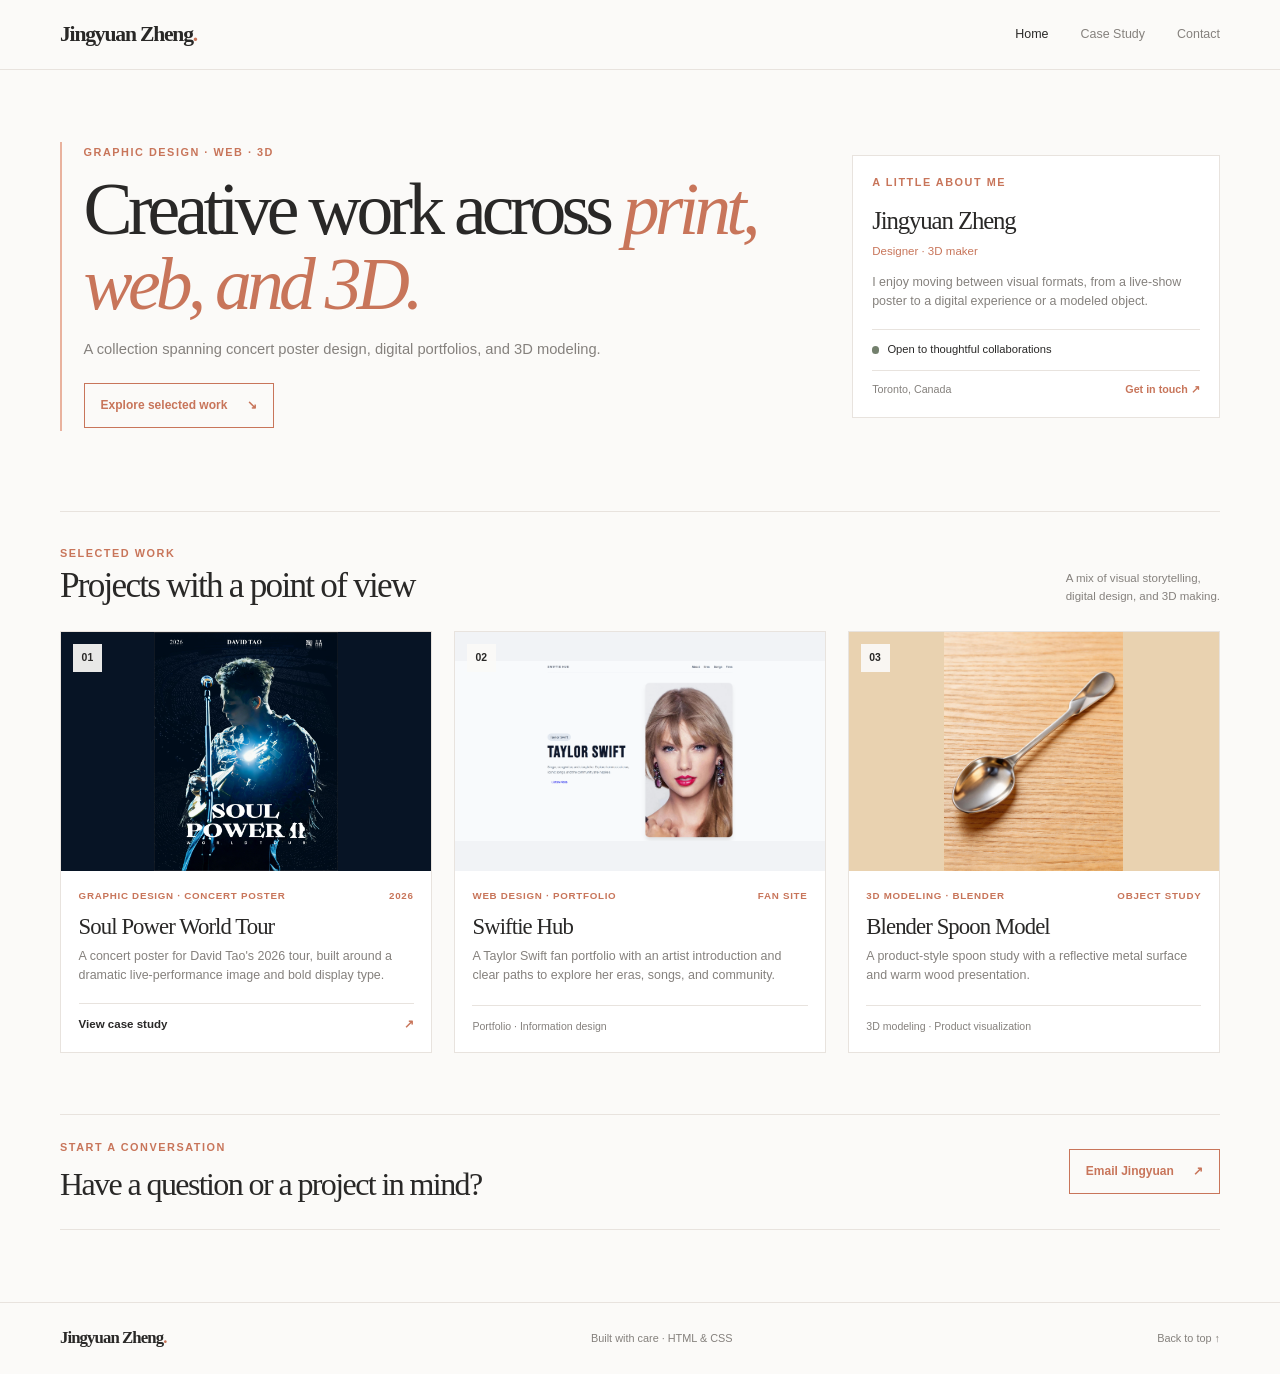
<file: index.html>
<!doctype html>
<html lang="en">
  <head>
    <meta charset="UTF-8" />
    <meta name="viewport" content="width=device-width, initial-scale=1.0" />
    <meta name="description" content="Selected poster, web portfolio, and 3D modeling work by Jingyuan Zheng." />
    <title>Jingyuan Zheng — Creative Portfolio</title>
    <link rel="stylesheet" href="css/style.css" />
  </head>
  <body>
    <a class="skip-link" href="#main">Skip to content</a>
    <header class="site-header">
      <div class="header-inner">
        <a class="wordmark" href="index.html">Jingyuan Zheng<span>.</span></a>
        <nav class="site-nav" aria-label="Main navigation">
          <a href="index.html" aria-current="page">Home</a>
          <a href="detail.html">Case Study</a>
          <a href="index.html#contact">Contact</a>
        </nav>
      </div>
    </header>

    <main id="main" class="page-shell">
      <section class="hero-grid" id="top" aria-labelledby="hero-title">
        <div class="hero-copy">
          <p class="eyebrow">Graphic design · Web · 3D</p>
          <h1 id="hero-title">Creative work across <em>print, web, and 3D.</em></h1>
          <p class="hero-intro">A collection spanning concert poster design, digital portfolios, and 3D modeling.</p>
          <a class="button-link" href="#projects">Explore selected work <span aria-hidden="true">↘</span></a>
        </div>

        <aside class="profile-note" aria-labelledby="profile-heading">
          <p class="eyebrow">A little about me</p>
          <h2 id="profile-heading">Jingyuan Zheng</h2>
          <p class="profile-role">Designer · 3D maker</p>
          <p class="profile-copy">I enjoy moving between visual formats, from a live-show poster to a digital experience or a modeled object.</p>
          <div class="availability">Open to thoughtful collaborations</div>
          <div class="quick-links">
            <span>Toronto, Canada</span>
            <a href="mailto:jingyuan.zheng@mail.utoronto.ca">Get in touch <span aria-hidden="true">↗</span></a>
          </div>
        </aside>
      </section>

      <section class="projects-section" id="projects" aria-labelledby="projects-heading">
        <div class="section-heading">
          <div>
            <p class="eyebrow">Selected work</p>
            <h2 id="projects-heading">Projects with a point of view</h2>
          </div>
          <p class="section-note">A mix of visual storytelling,<br />digital design, and 3D making.</p>
        </div>

        <div class="project-grid">
          <article class="project-card">
            <a class="project-art poster-art" href="detail.html" aria-label="Read the Soul Power World Tour poster case study">
              <img src="assets/soul-power-poster.jpg" alt="Portrait concert poster for David Tao's 2026 Soul Power World Tour" />
              <span class="art-index">01</span>
            </a>
            <div class="project-card-copy">
              <div class="project-meta"><span>Graphic design · Concert poster</span><span>2026</span></div>
              <h3><a href="detail.html">Soul Power World Tour</a></h3>
              <p>A concert poster for David Tao's 2026 tour, built around a dramatic live-performance image and bold display type.</p>
              <a class="card-link" href="detail.html">View case study <span aria-hidden="true">↗</span></a>
            </div>
          </article>

          <article class="project-card">
            <div class="project-art portfolio-art" role="img" aria-label="Screenshot of Swiftie Hub, a Taylor Swift portfolio with sections for About, Eras, Songs, and Fans">
              <img src="assets/swiftie-hub-portfolio.png" alt="" />
              <span class="art-index">02</span>
            </div>
            <div class="project-card-copy">
              <div class="project-meta"><span>Web design · Portfolio</span><span>Fan site</span></div>
              <h3>Swiftie Hub</h3>
              <p>A Taylor Swift fan portfolio with an artist introduction and clear paths to explore her eras, songs, and community.</p>
              <span class="project-label">Portfolio · Information design</span>
            </div>
          </article>

          <article class="project-card">
            <div class="project-art spoon-art" role="img" aria-label="A reflective metal spoon modeled in Blender and shown on a warm wood surface">
              <img src="assets/blender-spoon.jpg" alt="" />
              <span class="art-index">03</span>
            </div>
            <div class="project-card-copy">
              <div class="project-meta"><span>3D modeling · Blender</span><span>Object study</span></div>
              <h3>Blender Spoon Model</h3>
              <p>A product-style spoon study with a reflective metal surface and warm wood presentation.</p>
              <span class="project-label">3D modeling · Product visualization</span>
            </div>
          </article>
        </div>
      </section>

      <section class="contact-section" id="contact" aria-labelledby="contact-heading">
        <div>
          <p class="eyebrow">Start a conversation</p>
          <h2 id="contact-heading">Have a question or a project in mind?</h2>
        </div>
        <a class="button-link" href="mailto:jingyuan.zheng@mail.utoronto.ca">Email Jingyuan <span aria-hidden="true">↗</span></a>
      </section>
    </main>

    <footer class="site-footer">
      <a class="wordmark" href="index.html">Jingyuan Zheng<span>.</span></a>
      <span>Built with care · HTML &amp; CSS</span>
      <a href="#top">Back to top ↑</a>
    </footer>
  </body>
</html>
</file>
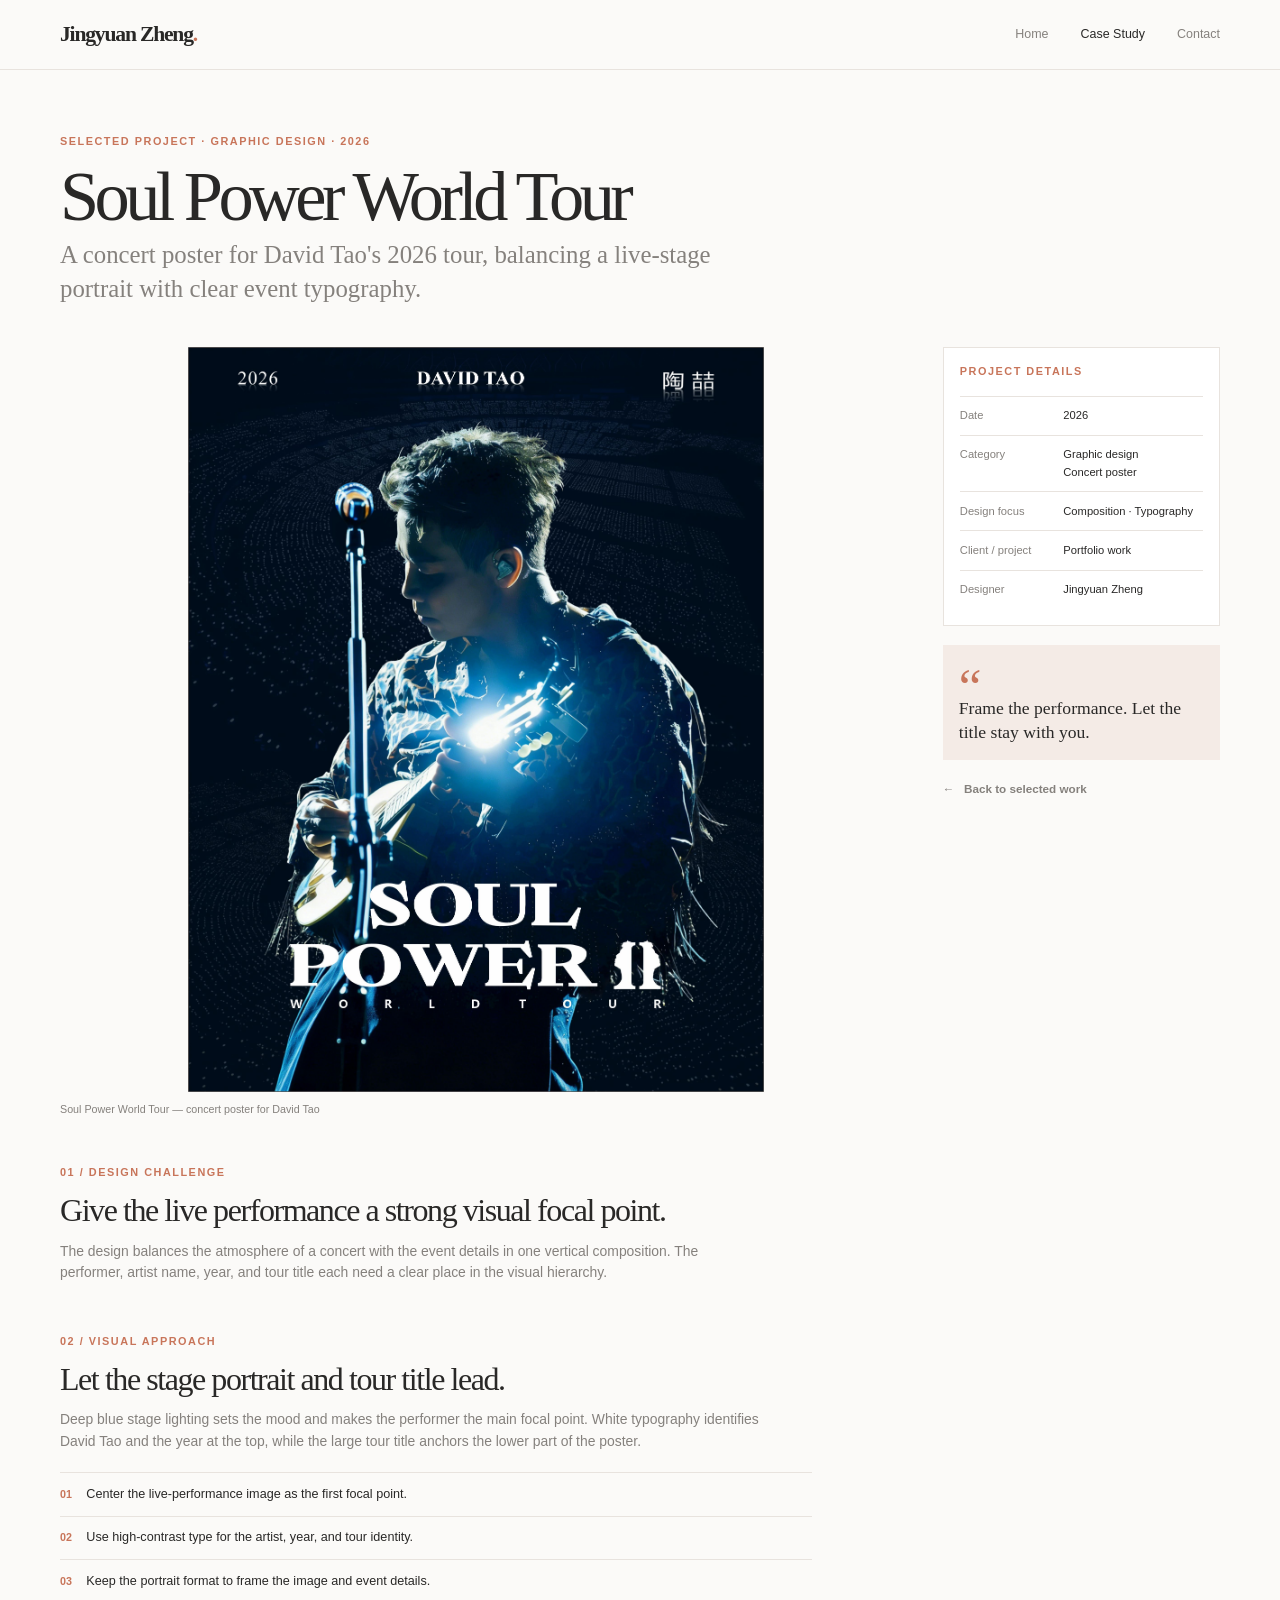
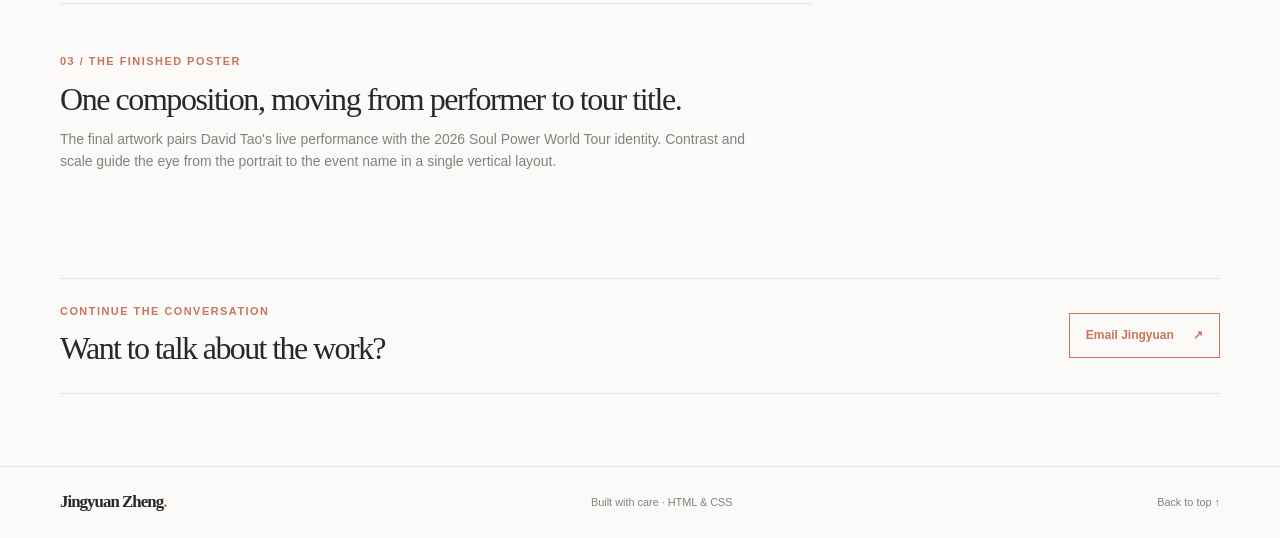
<file: detail.html>
<!doctype html>
<html lang="en">
  <head>
    <meta charset="UTF-8" />
    <meta name="viewport" content="width=device-width, initial-scale=1.0" />
    <meta name="description" content="A concert poster for David Tao's 2026 Soul Power World Tour." />
    <title>Soul Power World Tour — Jingyuan Zheng</title>
    <link rel="stylesheet" href="css/style.css" />
  </head>
  <body>
    <a class="skip-link" href="#main">Skip to content</a>
    <header class="site-header">
      <div class="header-inner">
        <a class="wordmark" href="index.html">Jingyuan Zheng<span>.</span></a>
        <nav class="site-nav" aria-label="Main navigation">
          <a href="index.html">Home</a>
          <a href="detail.html" aria-current="page">Case Study</a>
          <a href="index.html#contact">Contact</a>
        </nav>
      </div>
    </header>

    <main id="main" class="page-shell detail-page">
      <section class="detail-intro" aria-labelledby="case-title">
        <p class="eyebrow">Selected project · Graphic design · 2026</p>
        <h1 id="case-title">Soul Power World Tour</h1>
        <p class="detail-lead">A concert poster for David Tao's 2026 tour, balancing a live-stage portrait with clear event typography.</p>
      </section>

      <div class="detail-grid">
        <article class="case-content">
          <figure class="case-visual poster-visual">
            <img src="assets/soul-power-poster.jpg" alt="Portrait concert poster with David Tao performing under blue stage lighting and the title Soul Power World Tour" />
            <figcaption>Soul Power World Tour — concert poster for David Tao</figcaption>
          </figure>

          <section class="case-section" aria-labelledby="challenge-title">
            <p class="eyebrow">01 / Design challenge</p>
            <h2 id="challenge-title">Give the live performance a strong visual focal point.</h2>
            <p>The design balances the atmosphere of a concert with the event details in one vertical composition. The performer, artist name, year, and tour title each need a clear place in the visual hierarchy.</p>
          </section>

          <section class="case-section" aria-labelledby="approach-title">
            <p class="eyebrow">02 / Visual approach</p>
            <h2 id="approach-title">Let the stage portrait and tour title lead.</h2>
            <p>Deep blue stage lighting sets the mood and makes the performer the main focal point. White typography identifies David Tao and the year at the top, while the large tour title anchors the lower part of the poster.</p>
            <ul class="approach-list">
              <li><span>01</span> Center the live-performance image as the first focal point.</li>
              <li><span>02</span> Use high-contrast type for the artist, year, and tour identity.</li>
              <li><span>03</span> Keep the portrait format to frame the image and event details.</li>
            </ul>
          </section>

          <section class="case-section outcome-section" aria-labelledby="outcome-title">
            <p class="eyebrow">03 / The finished poster</p>
            <h2 id="outcome-title">One composition, moving from performer to tour title.</h2>
            <p>The final artwork pairs David Tao's live performance with the 2026 Soul Power World Tour identity. Contrast and scale guide the eye from the portrait to the event name in a single vertical layout.</p>
          </section>
        </article>

        <aside class="project-details" aria-label="Project details">
          <div class="details-block">
            <p class="eyebrow">Project details</p>
            <dl>
              <dt>Date</dt><dd>2026</dd>
              <dt>Category</dt><dd>Graphic design<br />Concert poster</dd>
              <dt>Design focus</dt><dd>Composition · Typography</dd>
              <dt>Client / project</dt><dd>Portfolio work</dd>
              <dt>Designer</dt><dd>Jingyuan Zheng</dd>
            </dl>
          </div>
          <div class="details-note">
            <span class="note-mark" aria-hidden="true">“</span>
            <p>Frame the performance. Let the title stay with you.</p>
          </div>
          <a class="back-link" href="index.html#projects"><span aria-hidden="true">←</span> Back to selected work</a>
        </aside>
      </div>

      <section class="contact-section detail-contact" id="contact" aria-labelledby="contact-heading">
        <div>
          <p class="eyebrow">Continue the conversation</p>
          <h2 id="contact-heading">Want to talk about the work?</h2>
        </div>
        <a class="button-link" href="mailto:jingyuan.zheng@mail.utoronto.ca">Email Jingyuan <span aria-hidden="true">↗</span></a>
      </section>
    </main>

    <footer class="site-footer">
      <a class="wordmark" href="index.html">Jingyuan Zheng<span>.</span></a>
      <span>Built with care · HTML &amp; CSS</span>
      <a href="#main">Back to top ↑</a>
    </footer>
  </body>
</html>
</file>
<file: css/style.css>
:root {
  color-scheme: light;
  --paper: #fbfaf8;
  --ink: #292827;
  --muted: #85817d;
  --line: #e8e3de;
  --accent: #c8755a;
  --accent-soft: #e9b29e;
  --white: #fff;
  --page-width: 1160px;
}

* { box-sizing: border-box; }
html { scroll-behavior: smooth; }
body { min-width: 320px; margin: 0; background: var(--paper); color: var(--ink); font-family: "Segoe UI", Arial, sans-serif; font-size: 15px; line-height: 1.55; }
a { color: inherit; text-decoration: none; }
a:focus-visible { outline: 2px solid var(--accent); outline-offset: 4px; }
.skip-link { position: absolute; top: -4rem; left: 1rem; z-index: 1; padding: .65rem 1rem; background: var(--ink); color: var(--white); }
.skip-link:focus { top: 1rem; }
.site-header { border-bottom: 1px solid var(--line); }
.header-inner { display: flex; flex-direction: column; align-items: flex-start; gap: .8rem; width: min(100% - 2.5rem, var(--page-width)); min-height: 4.3rem; margin: 0 auto; padding: 1rem 0; }
.wordmark { font-family: Georgia, "Times New Roman", serif; font-size: 1.35rem; font-weight: 700; letter-spacing: -.055em; }
.wordmark span { color: var(--accent); }
.site-nav { display: flex; flex-wrap: wrap; gap: 1.25rem; color: var(--muted); font-size: .78rem; }
.site-nav a { transition: color 160ms ease; }
.site-nav a:hover, .card-link:hover, .back-link:hover, .site-footer a:hover { color: var(--accent); }
.site-nav a[aria-current="page"] { color: var(--ink); }
.page-shell { width: min(100% - 2.5rem, var(--page-width)); margin: 0 auto; }
.eyebrow { margin: 0 0 .7rem; color: var(--accent); font-size: .68rem; font-weight: 700; letter-spacing: .14em; line-height: 1.45; text-transform: uppercase; }
h1, h2, h3, p { margin-top: 0; }
h1, h2, h3 { font-family: Georgia, "Times New Roman", serif; }

.hero-grid { display: grid; grid-template-columns: 1fr; gap: 2rem; padding: 3.4rem 0 4rem; }
.hero-copy { align-self: center; padding: .2rem 0 .2rem 1rem; border-left: 2px solid var(--accent-soft); }
.hero-copy h1 { max-width: 720px; margin-bottom: 1rem; font-size: clamp(2.4rem, 9.4vw, 4.6rem); font-weight: 400; letter-spacing: -.065em; line-height: 1.02; }
.hero-copy h1 em { color: var(--accent); font-weight: 400; }
.hero-intro { max-width: 33rem; margin-bottom: 1.4rem; color: var(--muted); font-size: .92rem; }
.button-link { display: inline-flex; align-items: center; justify-content: space-between; gap: 1.2rem; min-height: 2.8rem; padding: .65rem 1rem; border: 1px solid var(--accent); color: var(--accent); font-size: .75rem; font-weight: 700; transition: background 160ms ease, color 160ms ease; }
.button-link:hover { background: var(--accent); color: var(--white); }
.profile-note { padding: 1.1rem; border: 1px solid var(--line); background: var(--white); }
.profile-note h2 { margin-bottom: .15rem; font-size: 1.55rem; font-weight: 400; letter-spacing: -.045em; }
.profile-role { margin-bottom: .75rem; color: var(--accent); font-size: .72rem; }
.profile-copy { max-width: 27rem; margin-bottom: 1.1rem; color: var(--muted); font-size: .78rem; }
.availability { display: flex; align-items: center; gap: .5rem; padding: .7rem 0; border-top: 1px solid var(--line); color: var(--ink); font-size: .7rem; }
.availability::before { width: .45rem; height: .45rem; flex: 0 0 auto; border-radius: 50%; background: #73806d; content: ""; }
.quick-links { display: flex; flex-wrap: wrap; justify-content: space-between; gap: .6rem; padding-top: .65rem; border-top: 1px solid var(--line); color: var(--muted); font-size: .67rem; }
.quick-links a { color: var(--accent); font-weight: 700; }

.projects-section { padding: 2.1rem 0 3.8rem; border-top: 1px solid var(--line); }
.section-heading { display: flex; flex-direction: column; align-items: flex-start; gap: .8rem; margin-bottom: 1.3rem; }
.section-heading .eyebrow { margin-bottom: .3rem; }
.section-heading h2, .contact-section h2 { margin-bottom: 0; font-size: clamp(1.65rem, 6vw, 2.2rem); font-weight: 400; letter-spacing: -.05em; line-height: 1.12; }
.section-note { margin: 0; color: var(--muted); font-size: .72rem; }
.project-grid { display: grid; grid-template-columns: repeat(auto-fit, minmax(280px, 1fr)); gap: 1.3rem; }
.project-card { display: flex; flex-direction: column; min-width: 0; border: 1px solid var(--line); background: var(--white); }
.project-art { position: relative; display: block; overflow: hidden; background: #eee6dc; }
.project-art img { display: block; width: 100%; aspect-ratio: 1.55 / 1; object-fit: cover; transition: transform 240ms ease; }
.project-art.poster-art { background: #071425; }
.project-art.poster-art img { object-fit: contain; background: #071425; }
.project-art.portfolio-art { background: #f1f3f6; }
.project-art.portfolio-art img { object-fit: contain; background: #f1f3f6; }
.project-art.spoon-art { background: #e9d2b0; }
.project-art.spoon-art img { object-fit: contain; background: #e9d2b0; }
.project-art:hover img { transform: scale(1.025); }
.art-index { position: absolute; top: .75rem; left: .75rem; display: grid; width: 1.8rem; height: 1.8rem; place-items: center; background: rgba(251,250,248,.92); color: var(--ink); font-size: .65rem; font-weight: 700; }
.project-card-copy { display: flex; flex: 1; flex-direction: column; align-items: flex-start; padding: 1rem; }
.project-meta { display: flex; justify-content: space-between; gap: .5rem; width: 100%; margin-bottom: .7rem; color: var(--accent); font-size: .61rem; font-weight: 700; letter-spacing: .075em; text-transform: uppercase; }
.project-card h3 { margin-bottom: .45rem; font-size: 1.42rem; font-weight: 400; letter-spacing: -.04em; line-height: 1.12; }
.project-card h3 a:hover { color: var(--accent); }
.project-card-copy p { margin-bottom: 1.1rem; color: var(--muted); font-size: .78rem; }
.card-link, .project-label { display: flex; align-items: center; justify-content: space-between; gap: .75rem; width: 100%; margin-top: auto; padding-top: .75rem; border-top: 1px solid var(--line); font-size: .72rem; font-weight: 700; }
.card-link span { color: var(--accent); }
.project-label { color: var(--muted); font-size: .66rem; font-weight: 400; }
.contact-section { display: flex; flex-direction: column; align-items: flex-start; gap: 1.25rem; margin: 0 0 3.5rem; padding: 1.35rem 0; border-top: 1px solid var(--line); border-bottom: 1px solid var(--line); }
.contact-section h2 { max-width: 38rem; font-size: clamp(1.45rem, 5vw, 2rem); }
.site-footer { display: flex; flex-direction: column; align-items: flex-start; gap: .25rem; padding: 1.2rem max(1.25rem, calc((100% - var(--page-width)) / 2)); border-top: 1px solid var(--line); color: var(--muted); font-size: .68rem; }
.site-footer .wordmark { margin-bottom: .3rem; color: var(--ink); font-size: 1.05rem; }

/* Case study */
.detail-page { padding-top: 3.3rem; }
.detail-intro { max-width: 55rem; margin-bottom: 2.1rem; }
.detail-intro h1 { margin-bottom: .45rem; font-size: clamp(2.5rem, 8vw, 4.4rem); font-weight: 400; letter-spacing: -.065em; line-height: 1; }
.detail-lead { max-width: 42rem; margin-bottom: 0; color: var(--muted); font-family: Georgia, "Times New Roman", serif; font-size: clamp(1.15rem, 3vw, 1.55rem); line-height: 1.35; }
.detail-grid { display: grid; grid-template-columns: 1fr; gap: 2.4rem; padding-bottom: 3.2rem; }
.case-content { min-width: 0; }
.case-visual { margin: 0 0 2.5rem; }
.case-visual img { display: block; width: 100%; aspect-ratio: 1.7 / 1; object-fit: cover; background: #eee6dc; }
.case-visual.poster-visual img { aspect-ratio: auto; max-width: 36rem; margin: 0 auto; object-fit: contain; background: #071425; }
.case-visual figcaption { margin-top: .55rem; color: var(--muted); font-size: .67rem; }
.case-section { max-width: 47rem; margin-bottom: 2.65rem; }
.case-section h2 { max-width: 42rem; margin-bottom: .75rem; font-size: clamp(1.5rem, 4.4vw, 2rem); font-weight: 400; letter-spacing: -.045em; line-height: 1.14; }
.case-section > p:not(.eyebrow) { max-width: 44rem; margin-bottom: 0; color: var(--muted); font-size: .87rem; }
.approach-list { margin: 1.25rem 0 0; padding: 0; list-style: none; border-top: 1px solid var(--line); }
.approach-list li { display: flex; align-items: baseline; gap: .9rem; padding: .72rem 0; border-bottom: 1px solid var(--line); color: var(--ink); font-size: .79rem; }
.approach-list li span { color: var(--accent); font-size: .67rem; font-weight: 700; }
.project-details { display: flex; flex-direction: column; gap: 1.2rem; }
.details-block { padding: 1rem; border: 1px solid var(--line); background: var(--white); }
.details-block .eyebrow { margin-bottom: 1rem; }
.details-block dl { display: grid; grid-template-columns: 1fr 1.35fr; gap: 0; margin: 0; }
.details-block dt, .details-block dd { margin: 0; padding: .65rem 0; border-top: 1px solid var(--line); font-size: .7rem; }
.details-block dt { color: var(--muted); }
.details-block dd { color: var(--ink); }
.details-note { position: relative; padding: 1rem; background: #f4ebe6; }
.note-mark { display: block; height: 2rem; color: var(--accent); font-family: Georgia, serif; font-size: 3.2rem; line-height: 1; }
.details-note p { max-width: 18rem; margin: .25rem 0 0; font-family: Georgia, serif; font-size: 1.1rem; line-height: 1.35; }
.back-link { display: inline-flex; align-items: center; gap: .6rem; color: var(--muted); font-size: .73rem; font-weight: 700; }
.detail-contact { margin-top: .3rem; }

@media (min-width: 768px) {
  .header-inner { flex-direction: row; align-items: center; justify-content: space-between; padding: 0; }
  .site-nav { gap: 2rem; }
  .page-shell { width: min(100% - 4rem, var(--page-width)); }
  .hero-grid { grid-template-columns: 2fr 1fr; align-items: center; gap: 3.5rem; padding: 4.5rem 0 5rem; }
  .hero-copy { padding-left: 1.35rem; }
  .profile-note { padding: 1.2rem; }
  .section-heading { flex-direction: row; align-items: end; justify-content: space-between; margin-bottom: 1.55rem; }
  .project-grid { gap: 1.35rem; }
  .project-card-copy { padding: 1.1rem; }
  .contact-section { flex-direction: row; align-items: center; justify-content: space-between; gap: 2rem; margin-bottom: 4.5rem; padding: 1.6rem 0; }
  .site-footer { flex-direction: row; align-items: center; justify-content: space-between; gap: 1rem; min-height: 4.5rem; }
  .site-footer .wordmark { margin: 0; }
  .detail-page { padding-top: 4rem; }
  .detail-intro { margin-bottom: 2.6rem; }
  .detail-grid { grid-template-columns: 3fr 1fr; align-items: start; gap: 3.2rem; }
  .project-details { position: sticky; top: 1.5rem; }
  .case-visual { margin-bottom: 3rem; }
  .case-section { margin-bottom: 3.1rem; }
}

@media (prefers-reduced-motion: reduce) {
  html { scroll-behavior: auto; }
  *, *::before, *::after { transition-duration: .01ms !important; }
}
</file>
